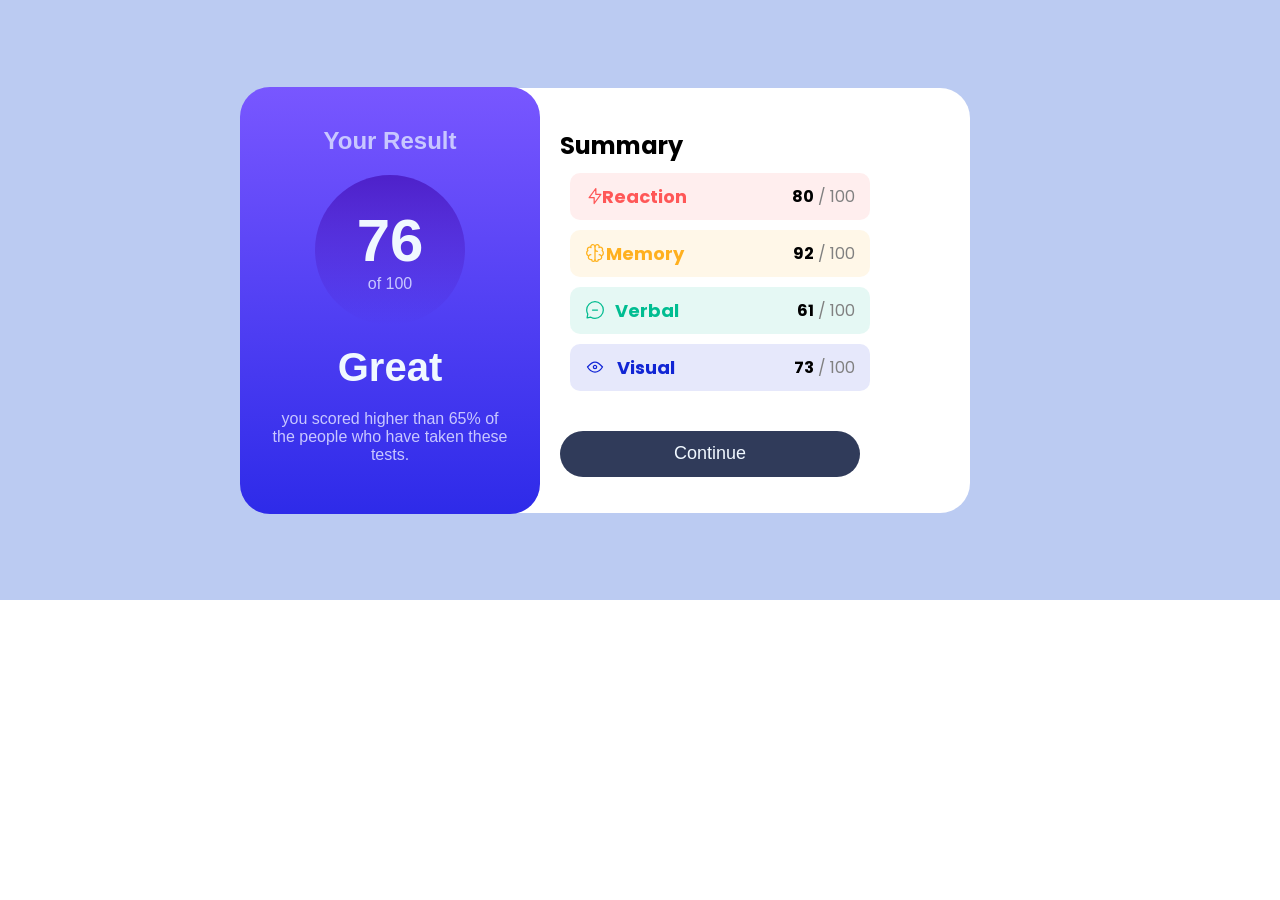
<file: day-one/task-1/index.html>
<!DOCTYPE html>
<html lang="en">

<head>
    <meta charset="UTF-8">
    <meta name="viewport" content="width=device-width, initial-scale=1.0">
    <link rel="stylesheet" href="/day-one/task-1/style.css">
    <link rel="preconnect" href="https://fonts.googleapis.com">
    <link rel="preconnect" href="https://fonts.gstatic.com" crossorigin>
    <link
        href="https://fonts.googleapis.com/css2?family=Hanken+Grotesk:ital,wght@0,100..900;1,100..900&family=Poppins:ital,wght@0,100;0,200;0,300;0,400;0,500;0,600;0,700;0,800;0,900;1,100;1,200;1,300;1,400;1,500;1,600;1,700;1,800;1,900&display=swap"
        rel="stylesheet">
    <title>results</title>
</head>

<body>
    <section>
        <div class="cards">
            <div class="your-result">
                <h1>your result</h1>
                <div class="circle">
                    <span class="score">76</span>
                    <span class="full">of 100</span>
                </div>
                <h2>great</h2>
                <p>
                    you scored higher than 65% of the people who have taken these tests.
                </p>
            </div>
            <div class="summary">
                <h1>summary</h1>
                <div class="reaction">
                    <img src="images/icon-reaction.svg" alt="icon-reaction">
                    <h1>reaction</h1>
                    <span>
                        <b>80</b>
                        <span class="r">/ 100</span>
                    </span>

                </div>
                <div class="memory">
                    <img src="images/icon-memory.svg" alt="icon-memory">
                    <h1>memory</h1>
                    <span>
                        <b>92</b>
                        <span class="m">/ 100</span>
                    </span>

                </div>
                <div class="verbal">
                    <img src="images/icon-verbal.svg" alt="icon-verbal">
                    <h1>verbal</h1>
                    <span>
                        <b>61</b>
                        <span class="ve">/ 100</span>
                    </span>

                </div>
                <div class="visual">
                    <img src="images/icon-visual.svg" alt="icon-visual">
                    <h1>visual</h1>
                    <span>
                        <b>73</b>
                        <span class="vi">/ 100</span>
                    </span>

                </div>
                <button>continue</button>

            </div>
        </div>

    </section>


</body>

</html>
</file>
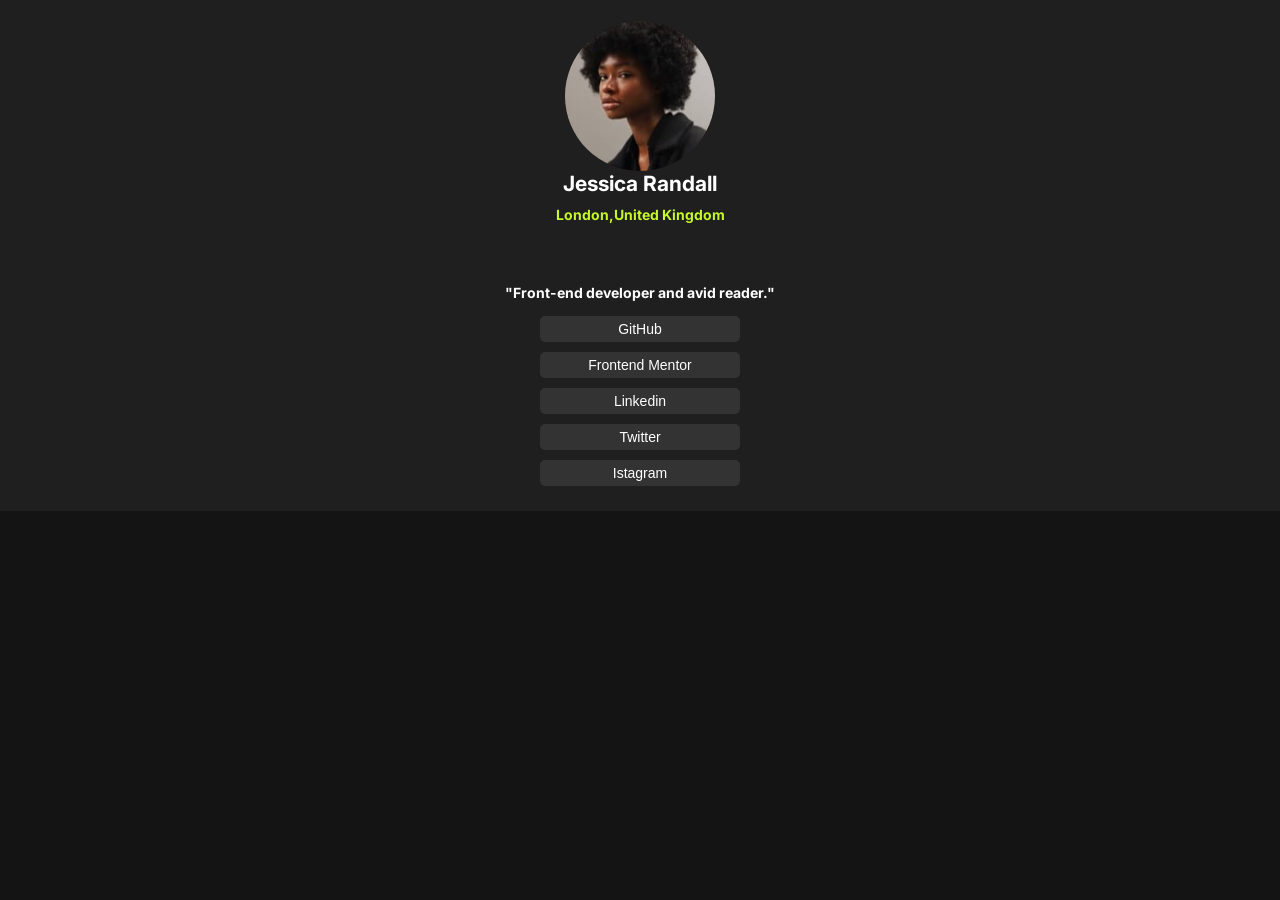
<file: day-one/task-2/index.html>
<!DOCTYPE html>
<html lang="en">

<head>
    <meta charset="UTF-8">
    <meta name="viewport" content="width=device-width, initial-scale=1.0">
    <link rel="stylesheet" href="/day-one/task-2/style.css">
    <link href='https://fonts.googleapis.com/css?family=Inter' rel='stylesheet'>
    <title>info</title>
</head>

<body>
    <section class="info">
        <div class="promo">
            <img src="images/avatar-jessica.jpeg" alt="photo">
            <h1>Jessica Randall</h1>
            <h4>London,United Kingdom</h4>

        </div>
        <div class="links">
            <h6>"Front-end developer and avid reader."</h6>
            <button><a href="#">GitHub</a></button>
            <button><a href="#">Frontend Mentor</a></button>
            <button><a href="#">Linkedin</a></button>
            <button><a href="#">Twitter</a></button>
            <button><a href="#">Istagram</a></button>

        </div>
    </section>

</body>

</html>
</file>
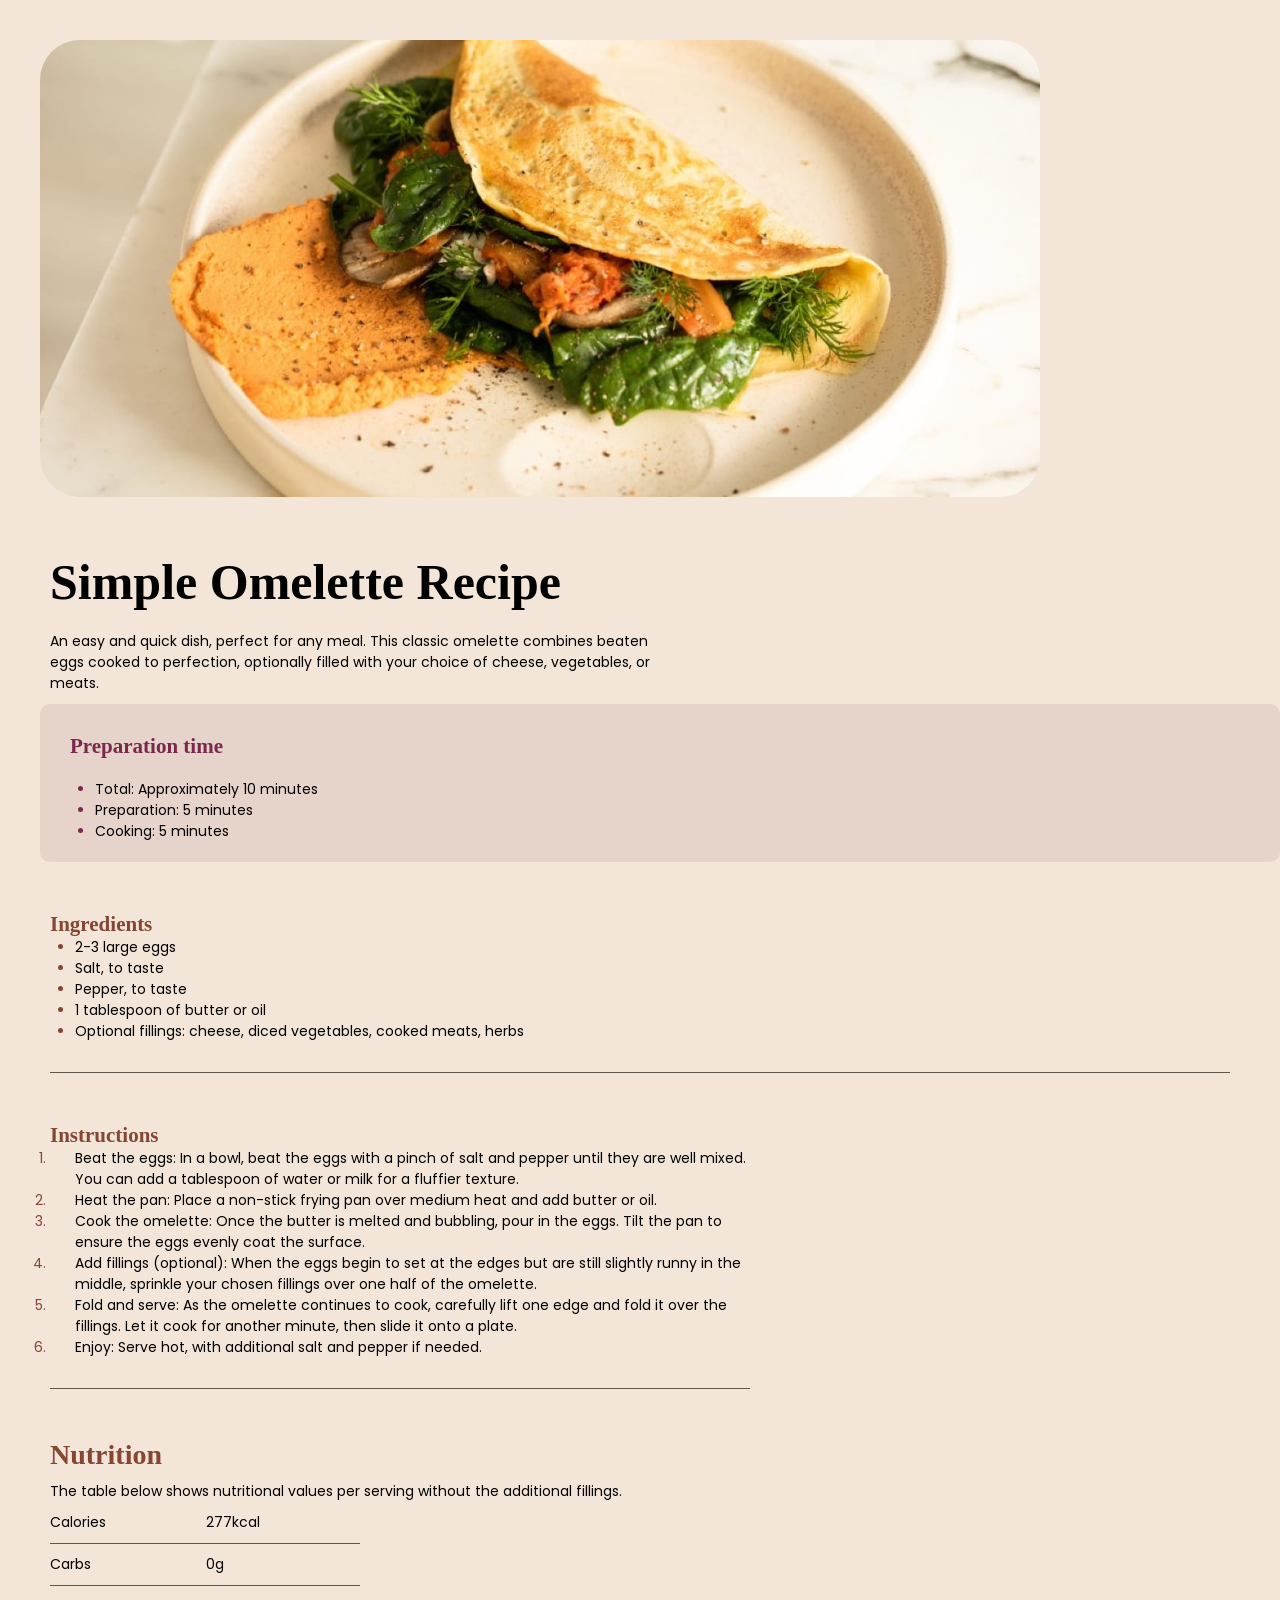
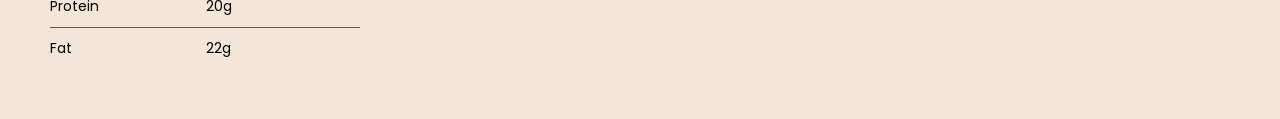
<file: day-two/task-1/index.html>
<!DOCTYPE html>
<html lang="en">

<head>
    <meta charset="UTF-8">
    <meta name="viewport" content="width=device-width, initial-scale=1.0">
    <link rel="stylesheet" href="style.css">
    <link rel="preconnect" href="https://fonts.googleapis.com">
    <link rel="preconnect" href="https://fonts.gstatic.com" crossorigin>
    <link
        href="https://fonts.googleapis.com/css2?family=Hanken+Grotesk:ital,wght@0,100..900;1,100..900&family=Poppins:ital,wght@0,100;0,200;0,300;0,400;0,500;0,600;0,700;0,800;0,900;1,100;1,200;1,300;1,400;1,500;1,600;1,700;1,800;1,900&family=Young+Serif&display=swap"
        rel="stylesheet">
    <link rel="preconnect" href="https://fonts.googleapis.com">
    <link rel="preconnect" href="https://fonts.gstatic.com" crossorigin>
    <link
        href="https://fonts.googleapis.com/css2?family=Hanken+Grotesk:ital,wght@0,100..900;1,100..900&family=Outfit:wght@100..900&family=Poppins:ital,wght@0,100;0,200;0,300;0,400;0,500;0,600;0,700;0,800;0,900;1,100;1,200;1,300;1,400;1,500;1,600;1,700;1,800;1,900&family=Young+Serif&display=swap"
        rel="stylesheet">
    <title>Document</title>
</head>

<body>

    <header>

        <div class="image">
            <img src="images/image-omelette.jpeg" alt="image">
        </div>
        <div class="header-text">
            <h1>Simple Omelette Recipe</h1>
            <p>An easy and quick dish, perfect for any meal. This classic omelette combines beaten eggs cooked to
                perfection, optionally filled with your choice of cheese, vegetables, or meats.</p>
        </div>



    </header>
    <section class="Preparation">
        <h1>Preparation time</h1>
        <ul>
            <li>
                <p>Total: Approximately 10 minutes</p>
            </li>
            <li>
                <p>Preparation: 5 minutes</p>
            </li>
            <li>
                <p>Cooking: 5 minutes</p>
            </li>
        </ul>
    </section>
    <section class=" Ingredients">
        <h1>Ingredients</h1>
        <ul>
            <li>
                <p>2-3 large eggs</p>
            </li>
            <li>
                <p>Salt, to taste</p>
            </li>
            <li>
                <p>Pepper, to taste</p>
            </li>
            <li>
                <p>1 tablespoon of butter or oil</p>
            </li>
            <li>
                <p>Optional fillings: cheese, diced vegetables, cooked meats, herbs</p>
            </li>
        </ul>

    </section>

    <section class="Instructions">
        <h1>Instructions</h1>
        <ol>
            <li>
                <p>Beat the eggs: In a bowl, beat the eggs with a pinch of salt and pepper until they are well mixed.
                    You can add a tablespoon of water or milk for a fluffier texture.</p>
            </li>
            <li>
                <p>Heat the pan: Place a non-stick frying pan over medium heat and add butter or oil.</p>
            </li>
            <li>
                <p>Cook the omelette: Once the butter is melted and bubbling, pour in the eggs. Tilt the
                    pan to ensure the eggs evenly coat the surface.</p>
            </li>
            <li>
                <p>Add fillings (optional): When the eggs begin to set at the edges but are still slightly
                    runny in the middle, sprinkle your chosen fillings over one half of the omelette.</p>
            </li>
            <li>
                <p> Fold and serve: As the omelette
                    continues to cook, carefully lift one edge and fold it
                    over the fillings. Let it cook for another minute, then slide it onto a plate. </p>
            </li>
            <li>
                <p>Enjoy: Serve hot, with additional salt and pepper if needed.</p>
            </li>


        </ol>


    </section>
    <footer class="Nutrition">
        <h1>Nutrition</h1>
        <p>The table below shows nutritional values per serving without the additional fillings.</p>
        <table>

            <tr>
                <td>Calories </td>
                <td>277kcal</td>
            </tr>
            <tr>
                <td>Carbs </td>
                <td>0g</td>

            </tr>
            <tr>
                <td>Protein </td>
                <td>20g</td>

            </tr>
            <tr>
                <td>Fat </td>
                <td>22g</td>


            </tr>

        </table>

    </footer>


</body>

</html>
</file>
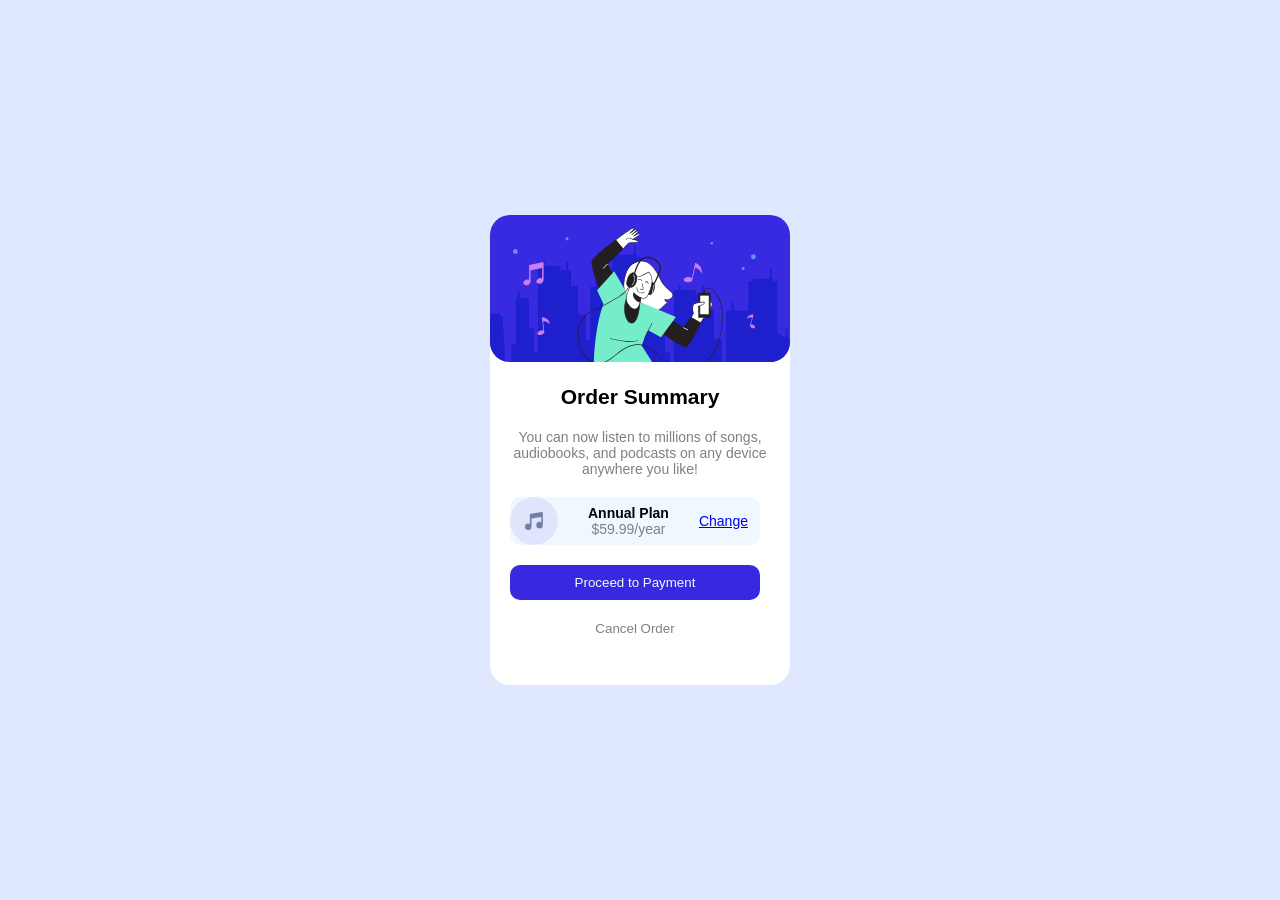
<file: day-two/task-2/index.html>
<!DOCTYPE html>
<html lang="en">

<head>
    <meta charset="UTF-8">
    <meta name="viewport" content="width=device-width, initial-scale=1.0">
    <link rel="stylesheet" href="style.css">
    <title>Order Summary</title>
</head>

<body>
    <section>
        <div class="hero">
            <img src="images/illustration-hero.svg" alt="hero-image">
            <h1>Order Summary</h1>
            <p>You can now listen to millions of songs, audiobooks, and podcasts on any device anywhere you like!</p>
        </div>
        <div class="icon">
            <img src="images/icon-music.svg" alt="icon-music">
            <p><span>Annual Plan</span>
                <br> $59.99/year
            </p>
            <a href="#">Change</a>

        </div>
        <button class="btn1">Proceed to Payment</button>
        <button class="btn2">Cancel Order</button>
    </section>
</body>

</html>
</file>
<file: day-one/task-1/style.css>
* {
    padding: 0;
    margin: 0;
    box-sizing: border-box;
}

body {
    font-family: "Poppins", "sans-serif";
}
  



section{
    display: flex;
    justify-content: center;
    align-items: center;
    gap: 0px;
    background-color:  hsl(222, 67%, 84%);
    width: 1440px;
    height: 600px;
    flex-wrap: wrap;
    
}
.cards{
    display: flex;
    flex-direction: row;
    justify-content: center;
    align-items: center;
    gap: 0;

}
 .your-result{
   text-align: center;
   background-image: linear-gradient(
    to top,
     
     hsl(241, 81%, 54%),
     hsl(252, 100%, 67%)
   );
   padding: 40px 30px;
   border-radius: 30px;
   font-family: sans-serif;
   width:300px;
   position: absolute;
   left: 240px;
}
.your-result h1{
    color: hsl(241, 100%, 89%);
    font-size: 24px;
     text-transform: capitalize;
}
.your-result .circle{
    color:hsl(241, 100%, 89%) ; 
    border-radius: 50%;
    width: 150px;
    height: 150px;
    margin: 20px auto;
    display: flex;
    flex-direction: column;
    justify-content: center;
    align-items: center;
    background:  linear-gradient(
    to bottom,
     hsla(256, 72%, 46%, 1),
      hsla(241, 72%, 46%, 0)
     
   );
  
}
.your-result .circle .score{
    font-size: 60px;
    color: aliceblue;
    font-weight: 600;
}
.your-result h2{
    color: aliceblue;
    margin: 20px auto;
    font-size: 40px;
    text-transform: capitalize;
}
.your-result p{
    color:hsl(241, 100%, 89%) ;
    text-align: center;
    margin: 10px auto;
}


.summary{
    background-color: hsl(0, 0%, 100%);
    width: 500px;
    padding: 40px ;
    height: 450px;
    border-radius: 30px;
    height: 425px;
    

}
.summary h1{
   margin-left:  50px;
   text-transform: capitalize;

}
.summary .reaction{
    display: flex;
    align-items: center;
    justify-content: space-between;
    background-color: hsl(0, 100%, 67%,0.1);
    border-radius: 10px;
    padding: 10px 15px;
    margin: 10px auto;
    width: 300px;

}
.summary .reaction span .r{
    color:gray;
}
.summary .reaction h1{
     color: hsl(0, 100%, 67%);
     font-size: 18px;
     margin-left: -40%;
}
.summary .memory{
    display: flex;
    align-items: center;
    justify-content: space-between;
    background-color: hsl(39, 100%, 56%,0.1);
    border-radius: 10px;
    padding: 10px 15px;
     margin: 10px auto;
     width: 300px;
}
.summary .memory span .m{
    color:gray;
}
.summary .memory h1{
     color: hsl(39, 100%, 56%);
     font-size: 18px;
     margin-left: -40%;
}
.summary .verbal{
    display: flex;
    align-items: center;
    justify-content: space-between;
    background-color: hsl(166, 100%, 37% ,0.1);
    border-radius: 10px;
    padding: 10px 15px;
     margin: 10px auto;
     width: 300px;
}
.summary .verbal span .ve{
    color:gray;
}
.summary .verbal h1{
     color: hsl(166, 100%, 37%);
     font-size: 18px;
     margin-left: -40%;
}
.summary .visual{
    display: flex;
    align-items: center;
    justify-content: space-between;
    background-color: hsl(234, 85%, 45%,0.1) ;
    border-radius: 10px;
    padding: 10px 15px;
     margin: 10px auto;
     width: 300px;
}
.summary .visual span .vi{
    color:gray;
}
.summary .visual h1{
     color: hsl(234, 85%, 45%) ;
     font-size: 18px;
     margin-left: -40%;
}
button{
    margin: 30px 50px;
    width: 300px;
    height: 46px;
    border: none;
    border-radius: 40px;
    color: aliceblue;
    background-color: hsl(224, 30%, 27%);
    font-size: 18px;
    text-transform: capitalize;
}
</file>
<file: day-one/task-2/style.css>
* {
    padding: 0;
    margin: 0;
    box-sizing: border-box;
}

body {
    font-family: 'Inter';
    font-size: 14px;
    background-color:  hsl(0, 0%, 8%);
}


.info{
    display: flex;
    justify-content: center;
    flex-direction: column;
    align-items: center;
    background-color: hsl(0, 0%, 12%);
}
.promo{
     display: flex;
    justify-content: space-around;
    align-items: center;
    flex-direction: column;
    margin: 21px;

}
.promo img{
    border-radius: 50%;
    width: 150px;
    height: 150px;
}
.promo h1{
    color: hsl(0, 0%, 100%) ;

}
.promo h4{
    color:hsl(75, 94%, 57%) ;
    padding: 10px;

}



.links{
    display: flex;
    justify-content: space-around;
    align-items: center;
    flex-direction: column;
    margin: 20px;
    color: hsl(0, 0%, 100%);
}
.links h6{
    padding: 10px;
    font-size: 14px;
}
.links button{
    background-color: hsl(0, 0%, 20%);
    width: 200px;
    padding: 5px;
    margin: 5px;
    border: none;
    border-radius: 5px;
    font-size: 14px;
}
.links a{
    text-decoration: none;
    color:hsl(0, 0%, 100%) ;
}
</file>
<file: day-two/task-1/style.css>
* {
    padding: 0;
    margin: 0;
    box-sizing: border-box;
}
body {
    font-family:"Poppins", sans-serif ;
    font-size: 14px;
    background-color:hsl(30, 54%, 90%) ;
    
}



/* header */
header{
    background-color:  hsl(30, 54%, 90%);
    width: 700px;
}


header  .image img{
    width: 1000px;
    border-radius: 40px;
    margin: 40px;
}
header .header-text{
margin: -10px 50px 10px;
}
header .header-text h1{
    font-family :'young-serif',serif ;
    padding: 20px 0;
    font-size: 50px;
    
}
.Preparation{
    margin-left:  40px;
    background-color: hsl(332, 51%, 32%, 0.1);
    border-radius: 10px;
    padding: 10px 0 20px 30px;
}
.Preparation h1{
color: hsl(332, 51%, 32%);
font-family :'young-serif',serif ;
    padding: 20px 0;
}
.Preparation ul {
    padding-left: 25px;
    color: hsl(332, 51%, 32%);

}
.Ingredients{
    margin: 50px;
    padding-bottom: 30px;
    border-bottom: 1px solid 
  hsl(30, 10%, 34%);
}
.Ingredients h1{
    font-family :'young-serif',serif ;
    color:hsl(14, 45%, 36%);
}
.Ingredients ul{
    padding-left: 25px;
    color:hsl(14, 45%, 36%);


}


.Instructions{
    margin: 50px;
    width: 700px;
     padding-bottom: 30px;
    border-bottom: 1px solid 
  hsl(30, 10%, 34%);
}
.Instructions h1{
    font-family :'young-serif',serif ;
    color:hsl(14, 45%, 36%);
}
.Instructions ol li{
    padding-left: 25px;
    color:hsl(14, 45%, 36%);
    

}
.Nutrition{
    margin: 50px;
}
.Nutrition h1{
    font-family :'young-serif',serif ;
    margin-bottom: 10px;
    color:hsl(14, 45%, 36%);
}
.Nutrition table{
    padding: 25px;
    border-collapse: collapse;
}
.Nutrition table tr td {
  padding: 10px  100px 10px 0px;
  border-bottom: 1px solid 
  hsl(30, 10%, 34%);
}
.Nutrition table tr:last-child td{
    border-bottom: none;
}

p{
color: black;
}
</file>
<file: day-two/task-2/style.css>
* {
    padding: 0;
    margin: 0;
    box-sizing: border-box;
}
body {
    font-family:"Poppins", sans-serif ;
    font-size: 14px;
    font-family:Arial, Helvetica, sans-serif;
    
  
  margin: 0;
  height: 100vh;
  display: flex;
  justify-content: center;
  align-items: center;
  
  background-color: #e0e8ff;
  


}

 section{
    width: 300px;
    height: 470px;
    margin: auto;
    border-radius: 20px;
    background-color: white;
    
 }
section .hero{
    text-align: center;
}
section .hero img{
   border-radius: 20px;
   width: 300px;
}
section .hero h1{
    padding: 20px;
}
section .hero p{
    align-items: center;
    color:gray;
    
}
section .icon{
display: flex;
gap: 30px;
    text-align: center;
    background-color: aliceblue;
    border-radius: 10px;
    margin-top: 20px;
    align-items: center;
    width: 250px;
    margin-left: 20px ;
}
section .icon p{
    color:gray;
}
section .icon p span{
    color: black;
    font-weight:600;
}
.btn1{
    border: none;
    background-color: hsl(245, 75%, 52%);
    color: aliceblue;
    width: 250px;
    margin: 20px;
    height: 35px;
    border-radius: 10px;
}
.btn2{
    border: none;
    background-color: white;
    color: gray;
    width: 250px;
    margin-left:20px ;
    margin-top: -20px;
    height: 35px;
    border-radius: 10px;
}
</file>
